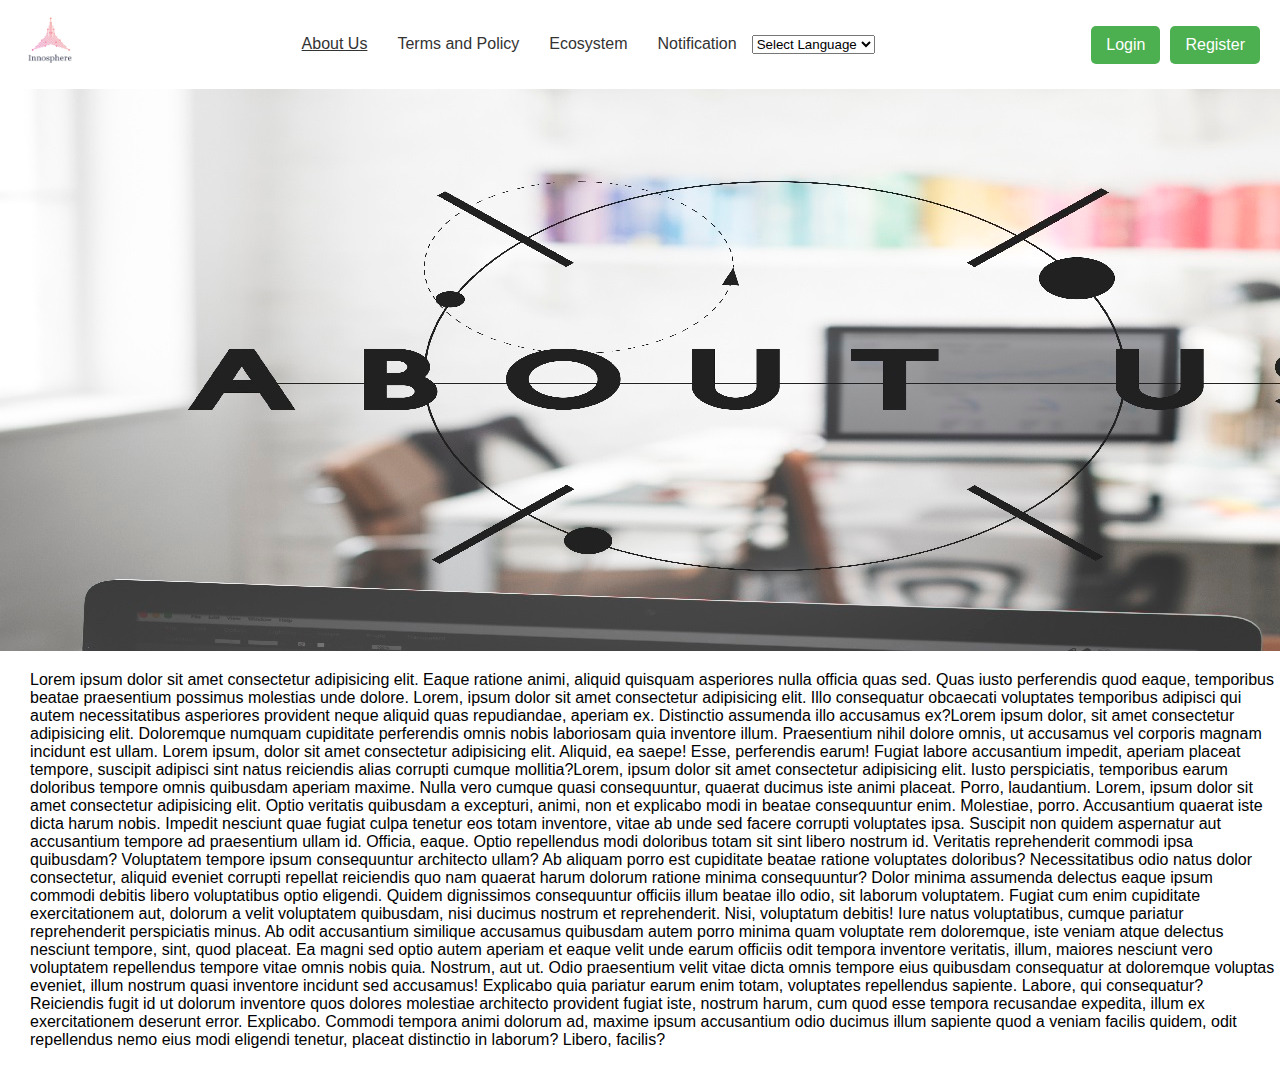
<file: INNOSPHERE/aboutUS.html>
<!DOCTYPE html>
<html lang="en">
<head>
    <meta charset="UTF-8">
    <meta name="viewport" content="width=device-width, initial-scale=1.0">
    <link rel="stylesheet" href="https://cdnjs.cloudflare.com/ajax/libs/font-awesome/6.5.2/css/all.min.css"
        integrity="sha512-SnH5WK+bZxgPHs44uWIX+LLJAJ9/2PkPKZ5QiAj6Ta86w+fsb2TkcmfRyVX3pBnMFcV7oQPJkl9QevSCWr3W6A=="
        crossorigin="anonymous" referrerpolicy="no-referrer" />

    <title>About Us</title>

    <link rel="preconnect" href="https://fonts.googleapis.com">
    <link rel="preconnect" href="https://fonts.gstatic.com" crossorigin>
    <link href="https://fonts.googleapis.com/css2?family=Montserrat:ital,wght@0,100..900;1,100..900&display=swap"
        rel="stylesheet">

        <link rel="stylesheet" href="aboutUS.css">
</head>
<body>
    <nav class="navbar">
        <div ><img src="logo.png" alt="Image" class="logo"></div>
        <ul class="nav-links">
            <li><a href="#about" style="text-decoration: underline;">About Us</a></li>
            <li><a href="#terms">Terms and Policy</a></li>
            <li><a href="#ecosystem">Ecosystem</a></li>
            <li><a href="#notifications">Notification</a></li>
          
            <div class="language-container">
              <label for="language-dropdown"></label>
              <select id="language-dropdown" onchange="updateSelectedLanguage()">
                  <option value="Select Language" selected>Select Language</option>
                  <option value="English">English</option>
                  <option value="Spanish">Spanish</option>
                  <option value="French">French</option>
                  <option value="Abkhaz">Abkhaz</option>
                  <option value="Acehnese">Acehnese</option>
                  <option value="Acholi">Acholi</option>
                  <!-- Add more options as needed -->
              </select>
          </div>
        </ul>
        <div class="auth-buttons">
            <a href="login.html" class="btn">Login</a>
            <a href="register.html" class="btn">Register</a>
        </div>
    
    </nav>
    <!-- navigation bar ends -->
    <div ><img src="about us.jpg" alt="Image" ></div>
    <div class="about_content">
        <p>
            Lorem ipsum dolor sit amet consectetur adipisicing elit. Eaque ratione animi, aliquid quisquam asperiores nulla officia quas sed. Quas iusto perferendis quod eaque, temporibus beatae praesentium possimus molestias unde dolore. Lorem, ipsum dolor sit amet consectetur adipisicing elit. Illo consequatur obcaecati voluptates temporibus adipisci qui autem necessitatibus asperiores provident neque aliquid quas repudiandae, aperiam ex. Distinctio assumenda illo accusamus ex?Lorem ipsum dolor, sit amet consectetur adipisicing elit. Doloremque numquam cupiditate perferendis omnis nobis laboriosam quia inventore illum. Praesentium nihil dolore omnis, ut accusamus vel corporis magnam incidunt est ullam. Lorem ipsum, dolor sit amet consectetur adipisicing elit. Aliquid, ea saepe! Esse, perferendis earum! Fugiat labore accusantium impedit, aperiam placeat tempore, suscipit adipisci sint natus reiciendis alias corrupti cumque mollitia?Lorem, ipsum dolor sit amet consectetur adipisicing elit. Iusto perspiciatis, temporibus earum doloribus tempore omnis quibusdam aperiam maxime. Nulla vero cumque quasi consequuntur, quaerat ducimus iste animi placeat. Porro, laudantium. Lorem, ipsum dolor sit amet consectetur adipisicing elit. Optio veritatis quibusdam a excepturi, animi, non et explicabo modi in beatae consequuntur enim. Molestiae, porro. Accusantium quaerat iste dicta harum nobis.
            Impedit nesciunt quae fugiat culpa tenetur eos totam inventore, vitae ab unde sed facere corrupti voluptates ipsa. Suscipit non quidem aspernatur aut accusantium tempore ad praesentium ullam id. Officia, eaque.
            Optio repellendus modi doloribus totam sit sint libero nostrum id. Veritatis reprehenderit commodi ipsa quibusdam? Voluptatem tempore ipsum consequuntur architecto ullam? Ab aliquam porro est cupiditate beatae ratione voluptates doloribus?
            Necessitatibus odio natus dolor consectetur, aliquid eveniet corrupti repellat reiciendis quo nam quaerat harum dolorum ratione minima consequuntur? Dolor minima assumenda delectus eaque ipsum commodi debitis libero voluptatibus optio eligendi.
            Quidem dignissimos consequuntur officiis illum beatae illo odio, sit laborum voluptatem. Fugiat cum enim cupiditate exercitationem aut, dolorum a velit voluptatem quibusdam, nisi ducimus nostrum et reprehenderit. Nisi, voluptatum debitis!
            Iure natus voluptatibus, cumque pariatur reprehenderit perspiciatis minus. Ab odit accusantium similique accusamus quibusdam autem porro minima quam voluptate rem doloremque, iste veniam atque delectus nesciunt tempore, sint, quod placeat.
            Ea magni sed optio autem aperiam et eaque velit unde earum officiis odit tempora inventore veritatis, illum, maiores nesciunt vero voluptatem repellendus tempore vitae omnis nobis quia. Nostrum, aut ut.
            Odio praesentium velit vitae dicta omnis tempore eius quibusdam consequatur at doloremque voluptas eveniet, illum nostrum quasi inventore incidunt sed accusamus! Explicabo quia pariatur earum enim totam, voluptates repellendus sapiente.
            Labore, qui consequatur? Reiciendis fugit id ut dolorum inventore quos dolores molestiae architecto provident fugiat iste, nostrum harum, cum quod esse tempora recusandae expedita, illum ex exercitationem deserunt error. Explicabo.
            Commodi tempora animi dolorum ad, maxime ipsum accusantium odio ducimus illum sapiente quod a veniam facilis quidem, odit repellendus nemo eius modi eligendi tenetur, placeat distinctio in laborum? Libero, facilis?
          </p>
    </div>
</body>
</html>
</file>
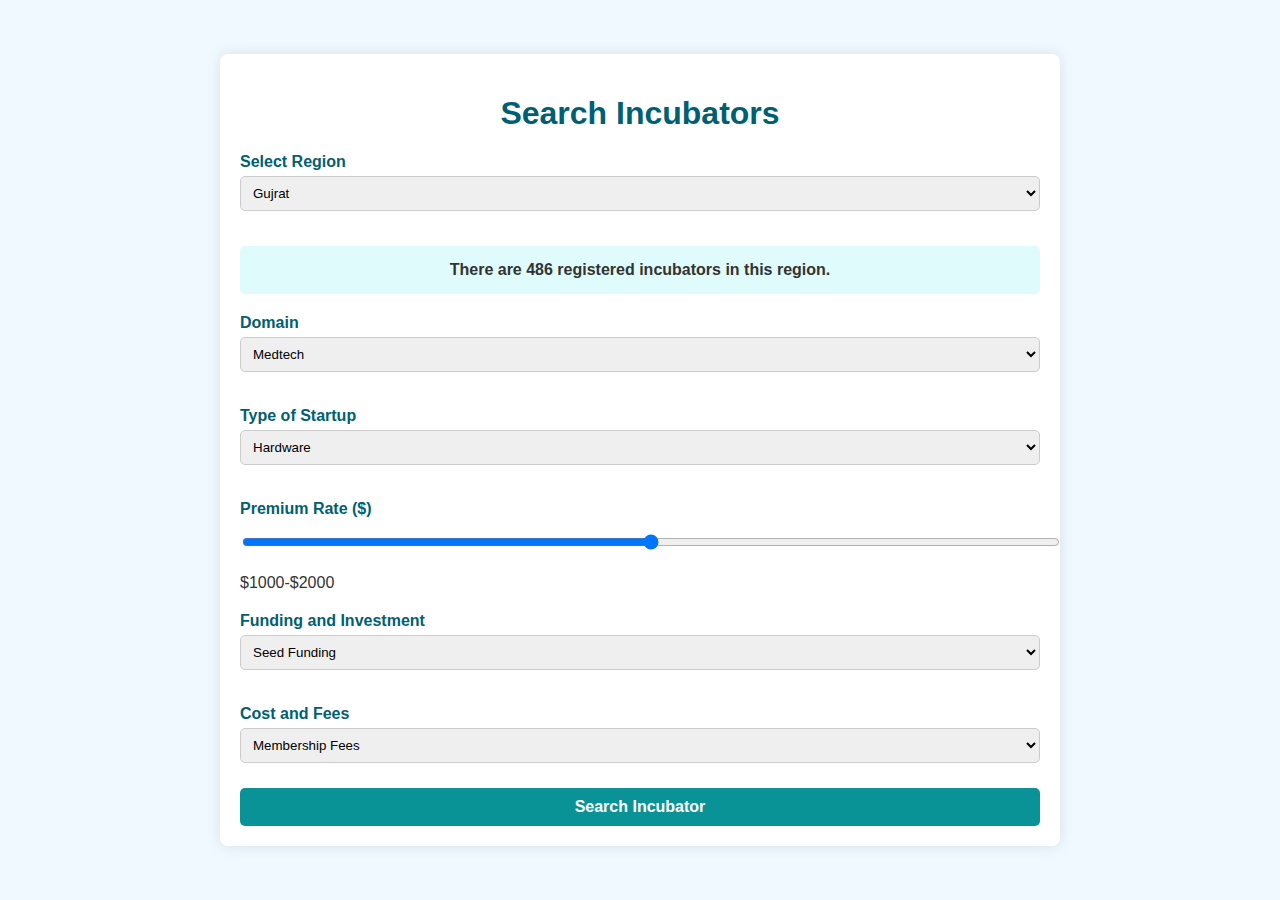
<file: INNOSPHERE/incubator.html>
<!DOCTYPE html>
<html lang="en">
<head>
    <meta charset="UTF-8">
    <meta name="viewport" content="width=device-width, initial-scale=1.0">
    <link rel="stylesheet" href="https://cdnjs.cloudflare.com/ajax/libs/font-awesome/6.5.2/css/all.min.css"
        integrity="sha512-SnH5WK+bZxgPHs44uWIX+LLJAJ9/2PkPKZ5QiAj6Ta86w+fsb2TkcmfRyVX3pBnMFcV7oQPJkl9QevSCWr3W6A=="
        crossorigin="anonymous" referrerpolicy="no-referrer" />

    <title>incubator</title>

    <link rel="preconnect" href="https://fonts.googleapis.com">
    <link rel="preconnect" href="https://fonts.gstatic.com" crossorigin>
    <link href="https://fonts.googleapis.com/css2?family=Montserrat:ital,wght@0,100..900;1,100..900&display=swap"
        rel="stylesheet">
    <link rel="stylesheet" href="incubator.css">
</head>
<body>
    <div class="container">
        <h1>Search Incubators</h1>
    
        <!-- Region Selection -->
        <div class="filter-section">
            <label for="region">Select Region</label>
            <select id="region" onchange="updateIncubatorsCount()">
                <option value="North America">Gujrat</option>
                <option value="Europe">Punjab</option>
                <option value="Asia">Delhi</option>
                <option value="Africa">Haryana</option>
                <option value="Oceania">Rajasthan</option>
            </select>
        </div>
    
        <!-- Incubator Count -->
        <div id="incubatorCount" class="result">There are 486 registered incubators in this region.</div>
    
        <!-- Domain Selection -->
        <div class="filter-section">
            <label for="domain">Domain</label>
            <select id="domain">
                <option value="meditech">Medtech</option>
                <option value="fintech">Fintech</option>
                <option value="edutech">Edtech</option>
                <option value="ai">AI-based</option>
                <option value="blockchain">Blockchain-based</option>
                <option value="crypto">Crypto</option>
            </select>
        </div>
    
        <!-- Type of Startup -->
        <div class="filter-section">
            <label for="startupType">Type of Startup</label>
            <select id="startupType">
                <option value="hardware">Hardware</option>
                <option value="software">Software</option>
            </select>
        </div>
    
        <!-- Premium Rate -->
        <div class="filter-section">
            <label for="premiumRate">Premium Rate ($)</label>
            <input type="range" id="premiumRate" min="1000" max="5000" step="500" oninput="displayRangeValue(this.value)">
            <div id="rangeValue">$1000-$2000</div>
        </div>
    
        <!-- Funding and Investment -->
        <div class="filter-section">
            <label for="funding">Funding and Investment</label>
            <select id="funding">
                <option value="seed">Seed Funding</option>
                <option value="venture">Venture Capital</option>
                <option value="angel">Angel Investors</option>
            </select>
        </div>
    
        <!-- Cost and Fees -->
        <div class="filter-section">
            <label for="cost">Cost and Fees</label>
            <select id="cost">
                <option value="membership">Membership Fees</option>
                <option value="equity">Equity Stake</option>
            </select>
        </div>
    
        <!-- Search Button -->
        <button onclick="searchIncubators()"><a href="incubatorSearch.html" style="text-decoration: none; color: white;">Search Incubator</a></button>
    
        <!-- Results -->
        <div id="searchResult" class="result" style="display: none;">Searching...</div>
    </div>
    <script src="incubator.css"></script>
</body>
</html>
</file>
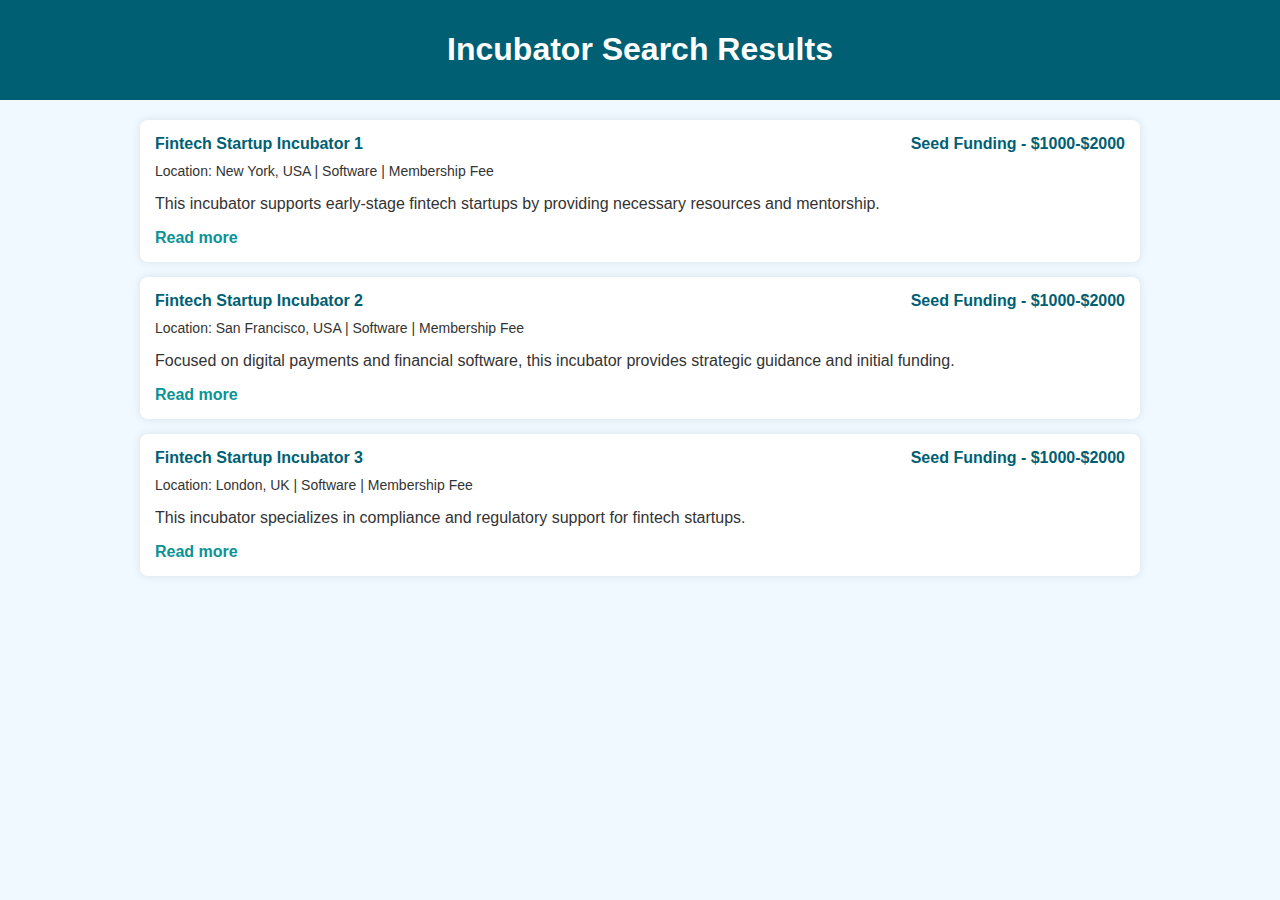
<file: INNOSPHERE/incubatorSearch.html>
<!DOCTYPE html>
<html lang="en">
<head>
    <meta charset="UTF-8">
    <meta name="viewport" content="width=device-width, initial-scale=1.0">
    <title>TRY</title>

    <link rel="stylesheet" href="https://cdnjs.cloudflare.com/ajax/libs/font-awesome/6.5.2/css/all.min.css"
        integrity="sha512-SnH5WK+bZxgPHs44uWIX+LLJAJ9/2PkPKZ5QiAj6Ta86w+fsb2TkcmfRyVX3pBnMFcV7oQPJkl9QevSCWr3W6A=="
        crossorigin="anonymous" referrerpolicy="no-referrer" />

    <link rel="stylesheet" href="incubatorSearch.css">

    <link rel="preconnect" href="https://fonts.googleapis.com">
    <link rel="preconnect" href="https://fonts.gstatic.com" crossorigin>
    <link href="https://fonts.googleapis.com/css2?family=Montserrat:ital,wght@0,100..900;1,100..900&display=swap"
        rel="stylesheet">
</head>
<body>
    <!-- Navigation -->
    <div class="nav">
        <h1>Incubator Search Results</h1>
    </div>

    <!-- Container -->
    <div class="container">
        <!-- Sample Incubator Listings -->
        <div class="incubator-box">
            <div class="incubator-header">
                <span>Fintech Startup Incubator 1</span>
                <span>Seed Funding - $1000-$2000</span>
            </div>
            <div class="incubator-details">
                Location: New York, USA | Software | Membership Fee
            </div>
            <p class="description">
                This incubator supports early-stage fintech startups by providing necessary resources and mentorship.
                <span class="hidden">The program includes office space, legal advice, and networking opportunities with industry leaders.</span>
            </p>
            <span class="read-more" onclick="toggleDescription(this)">Read more</span>
        </div>

        <div class="incubator-box">
            <div class="incubator-header">
                <span>Fintech Startup Incubator 2</span>
                <span>Seed Funding - $1000-$2000</span>
            </div>
            <div class="incubator-details">
                Location: San Francisco, USA | Software | Membership Fee
            </div>
            <p class="description">
                Focused on digital payments and financial software, this incubator provides strategic guidance and initial funding.
                <span class="hidden">The incubator also offers investor connections, growth marketing, and product development support.</span>
            </p>
            <span class="read-more" onclick="toggleDescription(this)">Read more</span>
        </div>

        <div class="incubator-box">
            <div class="incubator-header">
                <span>Fintech Startup Incubator 3</span>
                <span>Seed Funding - $1000-$2000</span>
            </div>
            <div class="incubator-details">
                Location: London, UK | Software | Membership Fee
            </div>
            <p class="description">
                This incubator specializes in compliance and regulatory support for fintech startups.
                <span class="hidden">The program includes financial strategy sessions, tech support, and help with global compliance standards.</span>
            </p>
            <span class="read-more" onclick="toggleDescription(this)">Read more</span>
        </div>

        <!-- Add more incubator-box divs as needed for 8-9 listings -->

    </div>
    
    <script src="incubator.js"></script>
</body>
</html>
</file>
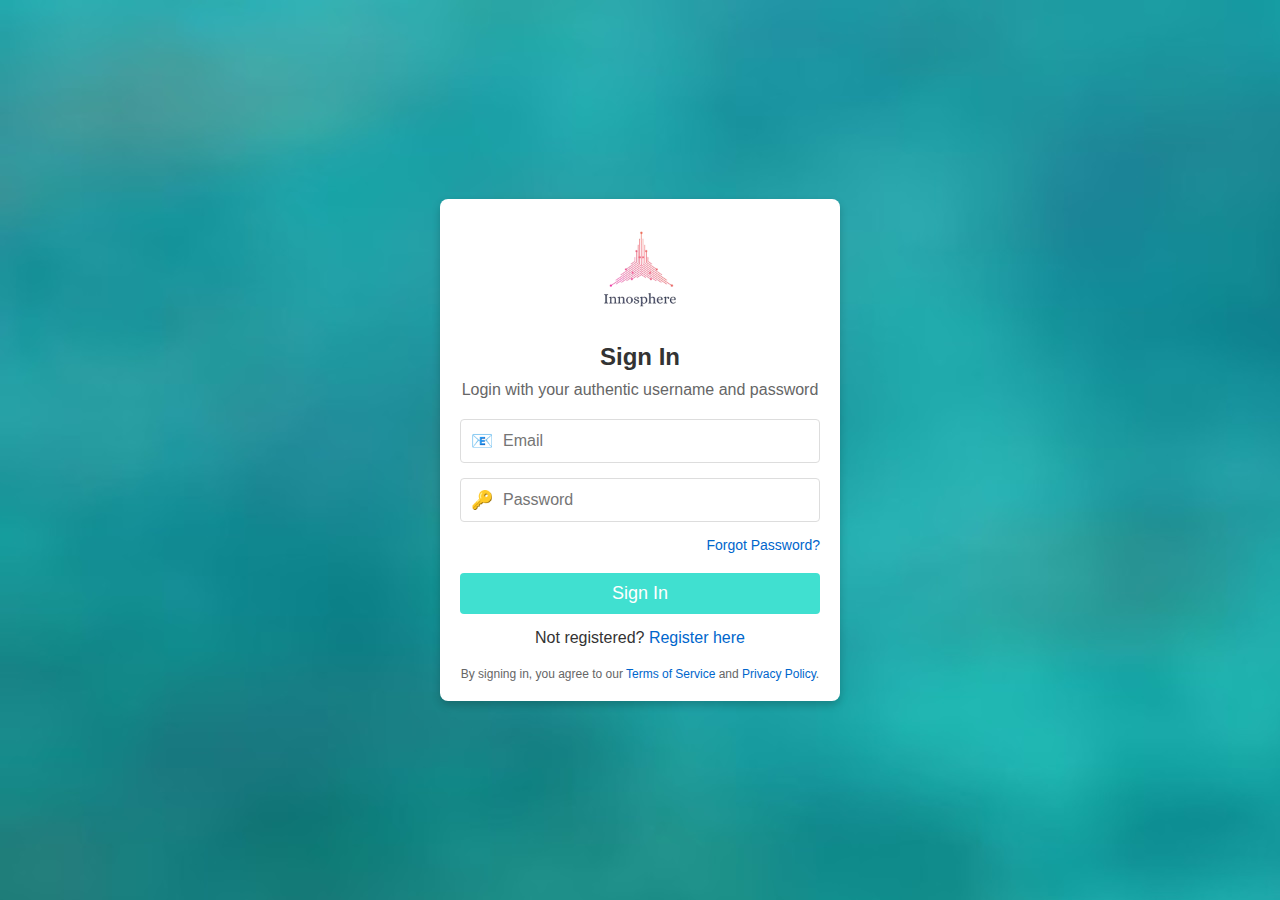
<file: INNOSPHERE/login.html>
<!DOCTYPE html>
<html lang="en">
<head>
    <meta charset="UTF-8">
    <meta name="viewport" content="width=device-width, initial-scale=1.0">
    <link rel="stylesheet" href="https://cdnjs.cloudflare.com/ajax/libs/font-awesome/6.5.2/css/all.min.css"
        integrity="sha512-SnH5WK+bZxgPHs44uWIX+LLJAJ9/2PkPKZ5QiAj6Ta86w+fsb2TkcmfRyVX3pBnMFcV7oQPJkl9QevSCWr3W6A=="
        crossorigin="anonymous" referrerpolicy="no-referrer" />


    <title>Login Page</title>
    <link rel="preconnect" href="https://fonts.googleapis.com">
    <link rel="preconnect" href="https://fonts.gstatic.com" crossorigin>
    <link href="https://fonts.googleapis.com/css2?family=Montserrat:ital,wght@0,100..900;1,100..900&display=swap"
        rel="stylesheet">
    <link rel="stylesheet" href="login.css">
</head>
<body >
    <div class="login-container" >
        <!-- Logo -->
        <div class="logo">
            <!-- Replace with your logo image -->
            <img src="logo.png" alt="Logo">
        </div>
        
        <!-- Sign In Header and Message -->
        <h2>Sign In</h2>
        <p class="login-message">Login with your authentic username and password</p>

        <!-- Login Form -->
        <form>
            <!-- Email Field -->
            <div class="input-container">
                <span class="icon">📧</span>
                <input type="email" placeholder="Email" required>
            </div>

            <!-- Password Field -->
            <div class="input-container">
                <span class="icon">🔑</span>
                <input type="password" placeholder="Password" required>
            </div>

            <!-- Forgot Password -->
            <a href="#" class="forgot-password">Forgot Password?</a>

            <!-- Sign In Button -->
            <button type="submit" class="sign-in-btn">Sign In</button>

            <!-- Register Option -->
            <p class="register-option">Not registered? <a href="register.html">Register here</a></p>
        </form>

        <!-- Policies Section -->
        <footer class="policies">
            <p>By signing in, you agree to our <a href="#">Terms of Service</a> and <a href="#">Privacy Policy</a>.</p>
        </footer>
    </div>
</body>
</html>
</file>
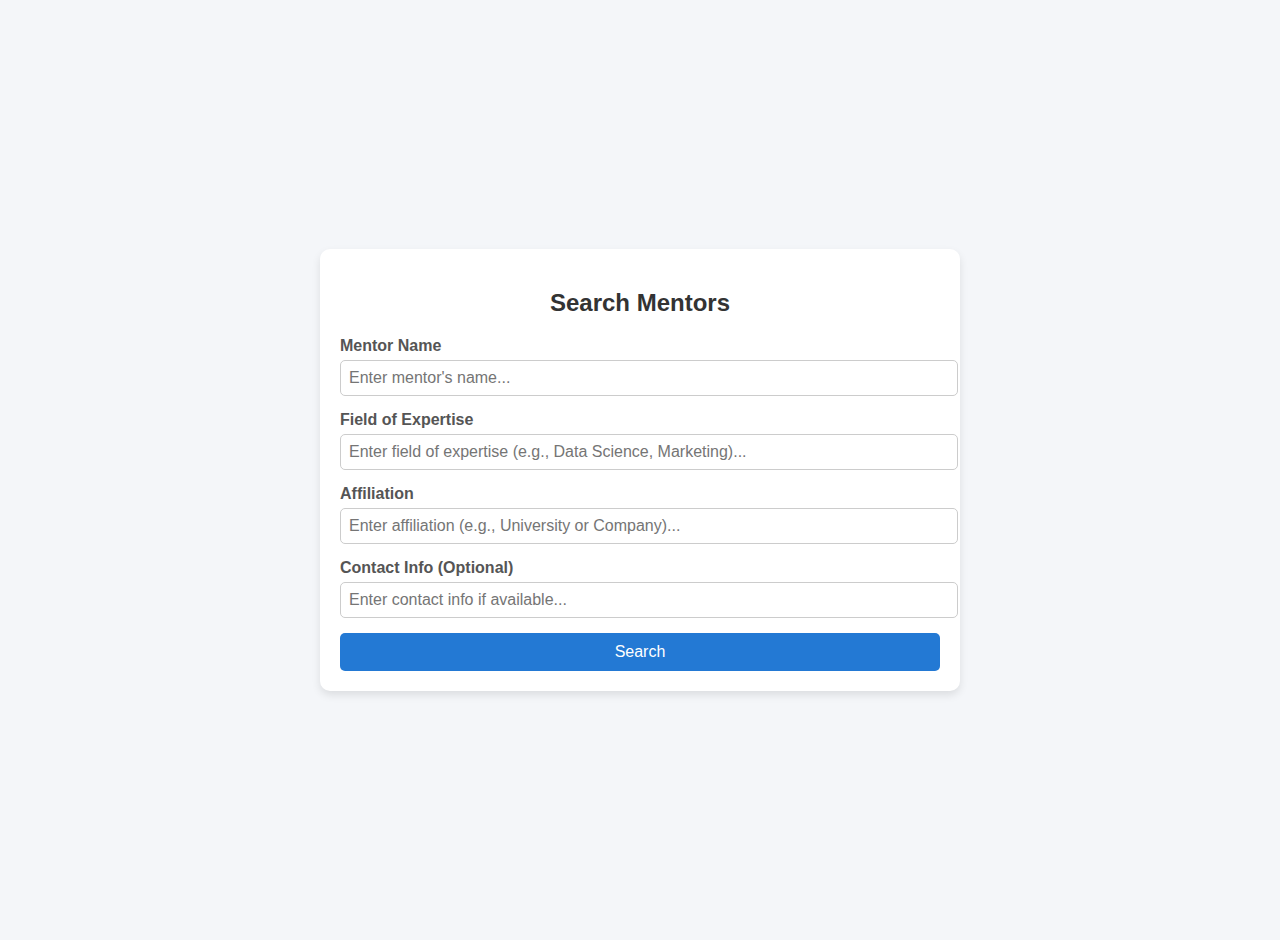
<file: INNOSPHERE/mentorSearch.html>
<!DOCTYPE html>
<html lang="en">
<head>
    <meta charset="UTF-8">
    <meta name="viewport" content="width=device-width, initial-scale=1.0">
    <title>Mentor Search</title>
    
    <link rel="stylesheet" href="https://cdnjs.cloudflare.com/ajax/libs/font-awesome/6.5.2/css/all.min.css"
        integrity="sha512-SnH5WK+bZxgPHs44uWIX+LLJAJ9/2PkPKZ5QiAj6Ta86w+fsb2TkcmfRyVX3pBnMFcV7oQPJkl9QevSCWr3W6A=="
        crossorigin="anonymous" referrerpolicy="no-referrer" />

    <link rel="preconnect" href="https://fonts.googleapis.com">
    <link rel="preconnect" href="https://fonts.gstatic.com" crossorigin>
    <link href="https://fonts.googleapis.com/css2?family=Montserrat:ital,wght@0,100..900;1,100..900&display=swap"
        rel="stylesheet">
    <link rel="stylesheet" href="mentorSearch.css">
</head>
<body>

<div class="search-container">
    <h2>Search Mentors</h2>
    <form action="search_mentors.html" method="GET">
        <!-- Mentor Name Section -->
        <div class="form-group">
            <label for="mentor-name">Mentor Name</label>
            <input type="text" id="mentor-name" name="mentor_name" placeholder="Enter mentor's name...">
        </div>

        <!-- Field of Expertise Section -->
        <div class="form-group">
            <label for="expertise">Field of Expertise</label>
            <input type="text" id="expertise" name="expertise" placeholder="Enter field of expertise (e.g., Data Science, Marketing)...">
        </div>

        <!-- Affiliation Section -->
        <div class="form-group">
            <label for="affiliation">Affiliation</label>
            <input type="text" id="affiliation" name="affiliation" placeholder="Enter affiliation (e.g., University or Company)...">
        </div>

        <!-- Contact Info Section -->
        <div class="form-group">
            <label for="contact">Contact Info (Optional)</label>
            <input type="text" id="contact" name="contact" placeholder="Enter contact info if available...">
        </div>

        <!-- Submit Button -->
        <button type="submit" class="submit-btn">Search</button>
    </form>
</div>

</body>
</html>
</file>
<file: INNOSPHERE/aboutUS.css>
body {
    margin: 0;
    font-family: Arial, sans-serif;

    
}


.navbar {
    display: flex;
    justify-content: space-between;
    align-items: center;
    background-color: #f0f0f0;
    padding: 10px 20px;
    position: relative;
}

.navbar:hover {
    background-color: transparent;
}
.logo{
  width: 60px;
  height: 60px;
  /* border-radius: 50%; */
  margin-bottom: 5px;
}


.nav-links {
    list-style: none;
    display: flex;
    margin: 0;
    padding: 0;
}

.nav-links li {
    margin: 0 15px;
    position: relative;
}

.nav-links a {
    text-decoration: none;
    color: #333;
    transition: color 0.3s;
}

.nav-links a:hover {
    color: black;
}

/* Set the overall style for the language selector */
.language-selector {
    background-color: #fff; /* Use the same background color as the navigation bar */
    border: none; /* Remove default border */
    color: #333; /* Set text color to match other text in the navigation bar */
    padding: 5px 10px; /* Adjust padding to align with the navigation bar elements */
    font-size: 14px; /* Set the font size to match the text size in the navigation bar */
    border-radius: 4px; /* Make the edges rounded to match button styles */
  }
  
  /* Style for the dropdown */
  .language-selector select {
    background-color: transparent;
    border: none;
    color: #333; /* Ensure text color matches other navigation text */
    font-size: inherit;
    padding: 5px;
    cursor: pointer;
  }
  
  /* Add hover effect to match navigation bar items */
  .language-selector:hover,
  .language-selector select:hover {
    background-color: #f0f0f0; /* Slightly darker color on hover */
  }
  
  /* Optionally, add styling for selected state if needed */
  .language-selector select:focus {
    outline: none;
    box-shadow: 0 0 5px rgba(0, 0, 0, 0.2);
  }
  
  /* ------------------------------------------------------ */
  
  .auth-buttons {
      display: flex;
  }
  
  .btn {
      text-decoration: none;
      background-color: #4CAF50;
      color: white;
      padding: 10px 15px;
      margin-left: 10px;
      border-radius: 5px;
  }
  
  .btn:hover {
      background-color: #45a049;
  }

  .about_content{
    margin-left: 30px;
  }
</file>
<file: INNOSPHERE/incubator.css>
/* General Style */
body {
    font-family: Arial, sans-serif;
    background-color: #f0f9ff;
    color: #333;
    margin: 0;
    padding: 0;
    display: flex;
    justify-content: center;
    align-items: center;
    min-height: 100vh;
}

/* Container */
.container {
    width: 80%;
    max-width: 800px;
    background-color: #ffffff;
    padding: 20px;
    border-radius: 8px;
    box-shadow: 0 0 15px rgba(0, 0, 0, 0.1);
}

/* Header */
h1 {
    color: #005f73;
    text-align: center;
}

/* Filter Section */
.filter-section {
    margin-top: 20px;
}

label {
    display: block;
    font-weight: bold;
    margin-bottom: 5px;
    color: #005f73;
}

select, input[type="range"] {
    width: 100%;
    padding: 8px;
    margin-bottom: 15px;
    border: 1px solid #ccc;
    border-radius: 5px;
}

/* Button */
button {
    width: 100%;
    padding: 10px;
    background-color: #0a9396;
    color: #ffffff;
    font-size: 16px;
    font-weight: bold;
    border: none;
    border-radius: 5px;
    cursor: pointer;
    margin-top: 10px;
}

button:hover {
    background-color: #028090;
}

/* Result Display */
.result {
    margin-top: 20px;
    padding: 15px;
    background-color: #e0fbfc;
    border-radius: 5px;
    text-align: center;
    font-weight: bold;
    color: #333;
}
</file>
<file: INNOSPHERE/incubatorSearch.css>
/* General Style */
        body {
            font-family: Arial, sans-serif;
            background-color: #f0f9ff;
            color: #333;
            margin: 0;
            padding: 0;
        }

        /* Navigation */
        .nav {
            background-color: #005f73;
            padding: 10px;
            color: #ffffff;
            text-align: center;
        }

        /* Container */
        .container {
            width: 90%;
            max-width: 1000px;
            margin: 20px auto;
        }

        /* Incubator Box */
        .incubator-box {
            background-color: #ffffff;
            padding: 15px;
            margin-bottom: 15px;
            border-radius: 8px;
            box-shadow: 0 0 10px rgba(0, 0, 0, 0.1);
            position: relative;
        }

        /* Incubator Header */
        .incubator-header {
            display: flex;
            justify-content: space-between;
            align-items: center;
            font-weight: bold;
            color: #005f73;
        }

        .incubator-details {
            font-size: 14px;
            margin: 10px 0;
            color: #333;
        }

        /* Read More Button */
        .read-more {
            color: #0a9396;
            cursor: pointer;
            font-weight: bold;
        }

        /* Hidden Description */
        .hidden {
            display: none;
        }
</file>
<file: INNOSPHERE/mentorSearch.css>
body {
    font-family: Arial, sans-serif;
    background-color: #f4f6f9;
    display: flex;
    justify-content: center;
    align-items: center;
    min-height: 100vh;
    margin: 0;
    padding: 20px;
}
.search-container {
    max-width: 600px;
    width: 100%;
    background-color: #ffffff;
    padding: 20px;
    border-radius: 10px;
    box-shadow: 0 4px 8px rgba(0, 0, 0, 0.1);
}
.search-container h2 {
    text-align: center;
    font-size: 1.5em;
    margin-bottom: 20px;
    color: #333333;
}
.form-group {
    margin-bottom: 15px;
}
.form-group label {
    font-weight: bold;
    color: #555555;
    display: block;
    margin-bottom: 5px;
}
.form-group input[type="text"] {
    width: 100%;
    padding: 8px;
    border: 1px solid #ccc;
    border-radius: 5px;
    font-size: 1em;
}
.submit-btn {
    width: 100%;
    padding: 10px;
    font-size: 1em;
    color: #ffffff;
    background-color: #2379d4;
    border: none;
    border-radius: 5px;
    cursor: pointer;
    transition: background-color 0.3s ease;
}
.submit-btn:hover {
    background-color: #2379d4;
}
</file>
<file: INNOSPHERE/login.css>
/* General Reset */
* {
    margin: 0;
    padding: 0;
    box-sizing: border-box;
    font-family: Arial, sans-serif;
}

body {
    display: flex;
    align-items: center;
    justify-content: center;
    background: url("bg2.jpg");
    min-height: 100vh;
    background-color: #f0f0f0;
}

/* Login Container */
.login-container {
    width: 100%;
    max-width: 400px;
    padding: 20px;
    background-color: white;
    border-radius: 8px;
    box-shadow: 0px 4px 8px rgba(0, 0, 0, 0.2);
    text-align: center;
}

.logo img {
    width: 100px;
    height: 100px;
    margin-bottom: 20px;
    border-radius: 50%;
}

h2 {
    font-size: 24px;
    color: #333;
    margin-bottom: 10px;
}

.login-message {
    color: #666;
    margin-bottom: 20px;
}

/* Input Fields */
.input-container {
    display: flex;
    align-items: center;
    border: 1px solid #ddd;
    border-radius: 4px;
    padding: 10px;
    margin-bottom: 15px;
}

.input-container .icon {
    color: olive;
    font-size: 18px;
    margin-right: 10px;
}

.input-container input {
    width: 100%;
    border: none;
    outline: none;
    font-size: 16px;
}

/* Forgot Password Link */
.forgot-password {
    display: block;
    text-align: right;
    color: #0066cc;
    margin-bottom: 20px;
    text-decoration: none;
    font-size: 14px;
}

.forgot-password:hover {
    text-decoration: underline;
}

/* Sign In Button */
.sign-in-btn {
    width: 100%;
    padding: 10px;
    border: none;
    border-radius: 4px;
    background-color: #40E0D0; /* Turquoise color */
    color: white;
    font-size: 18px;
    cursor: pointer;
    transition: background-color 0.3s;
}

.sign-in-btn:hover {
    background-color: #36c1b1;
}

/* Register Option */
.register-option {
    margin-top: 15px;
    color: #333;
}

.register-option a {
    color: #0066cc;
    text-decoration: none;
}

.register-option a:hover {
    text-decoration: underline;
}

/* Policies Section */
.policies {
    margin-top: 20px;
    font-size: 12px;
    color: #666;
}

.policies a {
    color: #0066cc;
    text-decoration: none;
}

.policies a:hover {
    text-decoration: underline;
}
</file>
